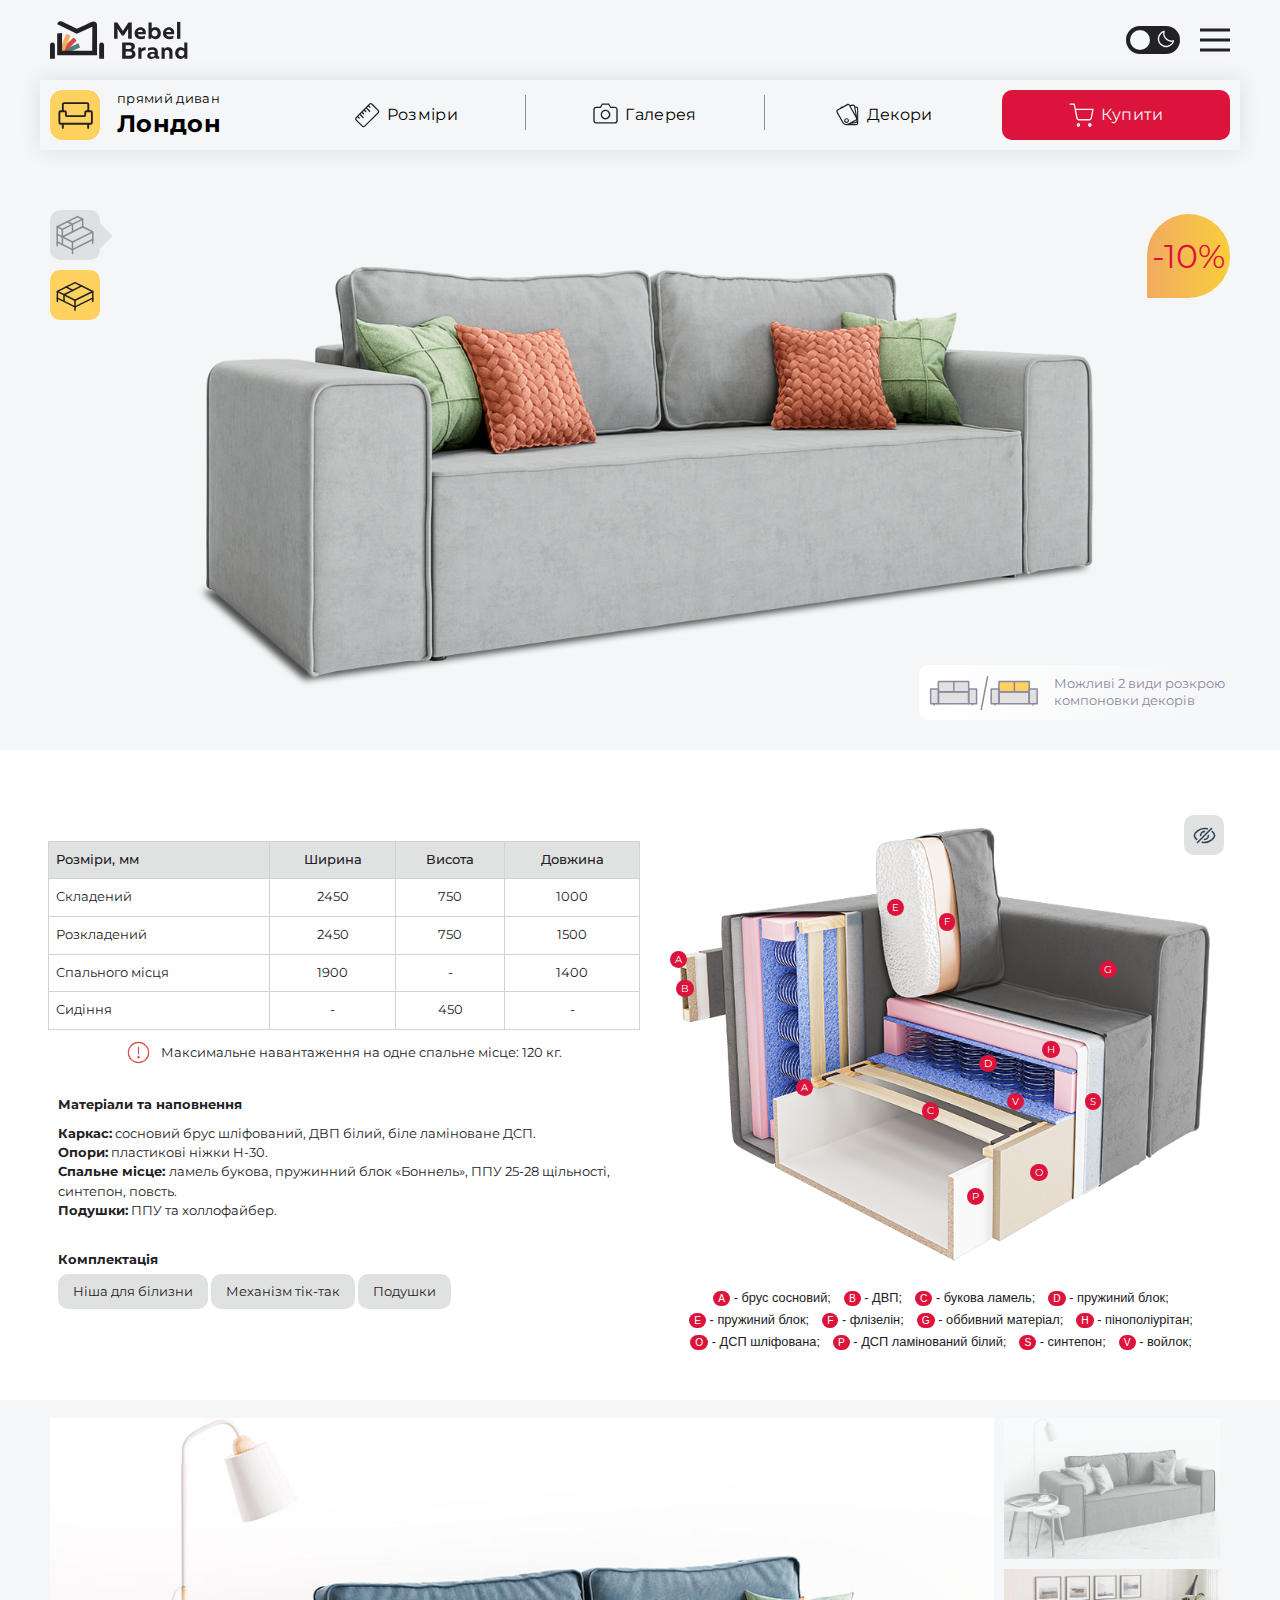
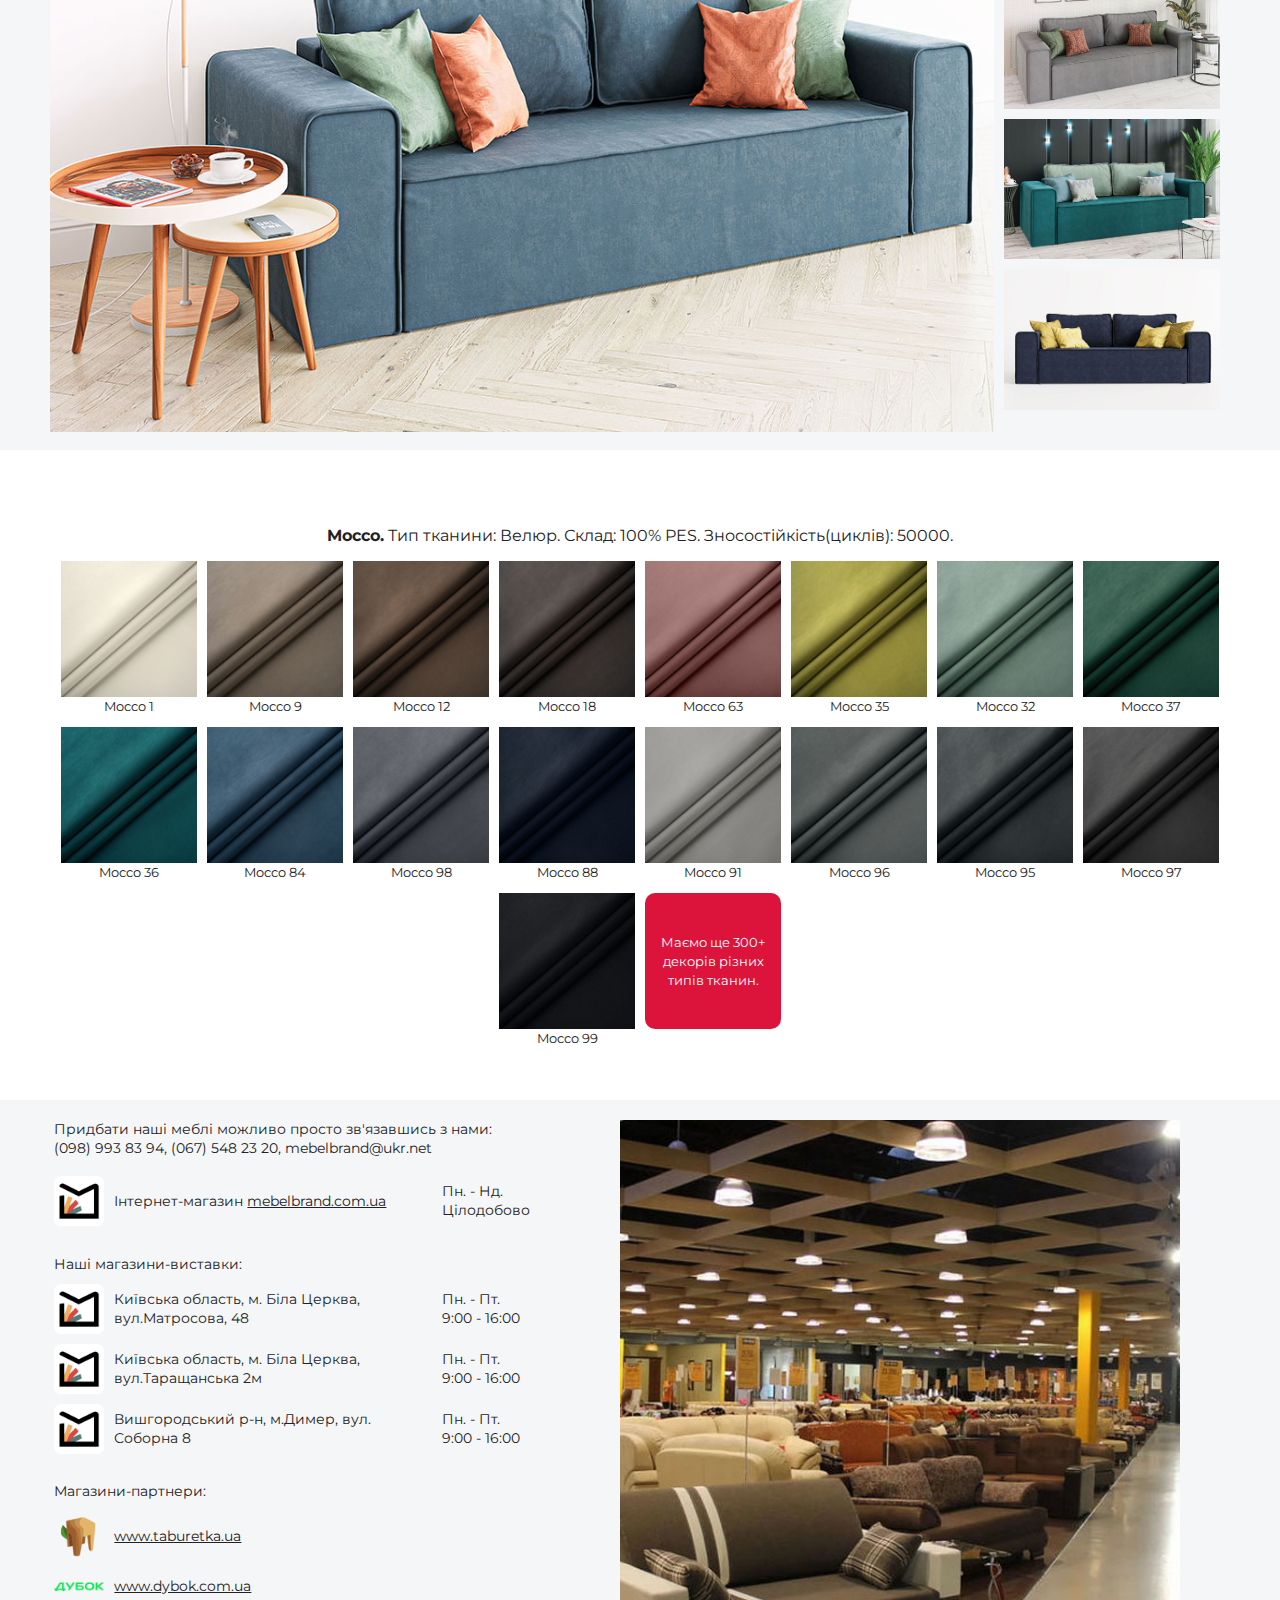
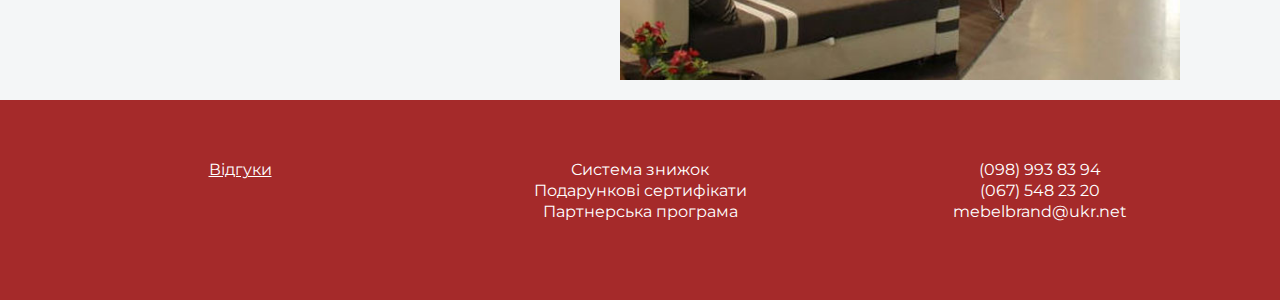
<file: index.html>
<!DOCTYPE html>
<html lang="ua">

<head>
  <title>Home</title>
  <meta charset="UTF-8" />
  <meta name="viewport" content="width=device-width, initial-scale=1.0" />
  <link rel="manifest" href="site.webmanifest" /><!-- ??? -->
  <link rel="apple-touch-icon" sizes="180x180" href="apple-touch-icon.png" />
  <link rel="icon" type="image/png" sizes="32x32" href="favicon-32x32.png" />
  <link rel="icon" type="image/png" sizes="16x16" href="favicon-16x16.png" />
  <link rel="mask-icon" href="safari-pinned-tab.svg" color="#5bbad5" />
  <link rel="stylesheet" href="css/styles.css" />
  <!-- galery -->



  <title>М'які меблі Mebelbrand.</title>
</head>

<body>
  <!-- Hero -->
  <div class="page">
    <section class="et-hero-tabs">
      <!--
        <div class="center-text">
           <h1>М'які меблі від виробника.</h1>
          <h3>М'які меблі від виробника.</h3>
        </div>
      -->
      <div class="et-hero-tabs-container">
        <!-- НавБар -->
        <div class="container-menu-top bor-bot layout">
          <div class="colum-half">
            <div class="left-two">
              <a href="index.html">
                <div class="logo"></div>
              </a>
            </div>
          </div>

          <div class="colum-half-rigth rigth-two">
            <div class="switch">
              <input type="checkbox" id="themeSwitch" />
              <label for="themeSwitch" class="slider">
                <div class="ico-swich"></div>
              </label>
            </div>

            <div class="menu-btn">
              <span></span>
              <span></span>
              <span></span>
            </div>
            <!-- підвантаження меню -->
            <div class="menu">
              <div w3-include-html="components/menu.html"></div>
            </div>
          </div>


        </div>

        <!-- Кінець НавБар -->

        <div class="container-menu layout">
          <a class="et-hero-tab start-ico" href="#tab-sectionOne">
            <div class="ico-sticky-furniture sofa-ico">
              <div class="sofa-ico-img"></div>
            </div>
            <span>
              <p>прямий диван</p>
              <strong>
                <h4>Лондон</h4>
              </strong>
            </span>
          </a>
          <a class="et-hero-tab" href="#tab-sectionThree">
            <div class="ico-sticky dimensions-ico"></div>
            <span>Розміри</span>
          </a>
          <div class="slash"></div>
          <a class="et-hero-tab" href="#tab-sectionTwo">
            <div class="ico-sticky galery-ico"></div>
            <span>Галерея</span>
          </a>
          <div class="slash"></div>
          <a class="et-hero-tab" href="#tab-sectionFour">
            <div class="ico-sticky decor-ico"></div>
            <span>Декори</span>
          </a>
          <a class="et-hero-tab no-under" href="#tab-other">
            <div class="crimson">
              <div class="ico-sticky sale-ico"></div>
              <span>Купити</span>
            </div>
          </a>
          <div class="et-hero-tab-slider"></div>
        </div>
      </div>
    </section>

    <!-- Main -->
    <main class="et-main">
      <!-- Section-1 -->
      <section class="et-slide" id="tab-sectionOne">
        <div class="block-slide layout">
          <div class="tab-container">
            <div class="tab-buttons">
              <button class="tab-button mny active" data-tab="tab1">
                <div class="ico-tabs-group">
                  <div class="divan-ss"></div>
                  <span class="hvostik"></span>
                  <div>
              </button>
              <button class="tab-button mny" data-tab="tab2">
                <div class="ico-tabs-group">
                  <div class="divan-rr"></div>
                  <span class="hvostik-two"></span>
                </div>
              </button>
            </div>
            <div class="tab-content-wrapper">
              <div id="tab1" class="tab-content mny active">

                <div class="plashka gradient">
                  <div class="plashkabox">
                    <p>-10%</p>
                  </div>
              </div>

                <!-- <h1>Диван</h1> -->
                <br>
                <div class="infasofe">
                  <div class="infasofebox">
                    <div class="pfive">
                      <div class="wtr"></div>
                    </div>
                    <div class="wsev">
                      <p>Можливі 2 види розкрою</br>
                        компоновки
                        декорів</p>
                    </div>
                  </div>
                  <!--
                  <div class="infasofebox">
                    <div class="wtr"></div>
                    <div class="wsev">
                      <p>Декоративні</br>подушки</p>
                    </div>
                  </div>
                  -->
                </div>

                <picture>
                  <source srcset="img/divan/london/london-2023.png" width="90%" type="image/jpeg"
                    media="(min-width:1200px)">
                  <source srcset="img/divan/london/london-2023.png" width="95%" type="image/jpeg"
                    media="(min-width:1024px)">
                  <source srcset="img/divan/london/london-2023-sm.png" width="100%" type="image/jpeg"
                    media="( max-width:768px)">
                  <img src="img/divan/london/london-2023.png" width="100%" alt="Диван Лондон">
                </picture>
                <div class="nazva-mob">
                  <span>
                    <p>прямий диван</p>
                    <strong>
                      <h2>Лондон</h2>
                    </strong>
                  </span>

                </div>

              </div>
              <div id="tab2" class="tab-content mny">

<!--
                <div class="plashkainfo">
                    <button class="openModalBtn" data-modal="modal2"><img src="img/ico/circle-information.svg" width="100%" alt="#"></button>
              </div>
                  -->

                <div id="slideshow-container">
                  <img src="img/divan/london/animation/0001.png" class="slide">
                  <img src="img/divan/london/animation/0006.png" class="slide">
                  <img src="img/divan/london/animation/0011.png" class="slide">
                  <img src="img/divan/london/animation/0021.png" class="slide">
                  <img src="img/divan/london/animation/0026.png" class="slide">
                  <img src="img/divan/london/animation/0031.png" class="slide">
                  <img src="img/divan/london/animation/0036.png" class="slide">
                  <img src="img/divan/london/animation/0041.png" class="slide">
                  <img src="img/divan/london/animation/0046.png" class="slide">
                  <img src="img/divan/london/animation/0051.png" class="slide">
                  <img src="img/divan/london/animation/0056.png" class="slide">
                  <img src="img/divan/london/animation/0061.png" class="slide">
                  <img src="img/divan/london/animation/0066.png" class="slide">
                  <img src="img/divan/london/animation/0071.png" class="slide">
                  <img src="img/divan/london/animation/0076.png" class="slide">
                  <img src="img/divan/london/animation/0081.png" class="slide">
                  <img src="img/divan/london/animation/0086.png" class="slide">
                  <img src="img/divan/london/animation/0131.png" class="slide">
                  <img src="img/divan/london/animation/0136.png" class="slide">
                  <img src="img/divan/london/animation/0141.png" class="slide">
                  <img src="img/divan/london/animation/0146.png" class="slide">
                  <img src="img/divan/london/animation/0151.png" class="slide">
                  <img src="img/divan/london/animation/0156.png" class="slide">
                  <img src="img/divan/london/animation/0161.png" class="slide">
                  <img src="img/divan/london/animation/0166.png" class="slide">
                  <img src="img/divan/london/animation/0171.png" class="slide">
                  <img src="img/divan/london/animation/0176.png" class="slide">
                  <img src="img/divan/london/animation/0181.png" class="slide">
                  <img src="img/divan/london/animation/0186.png" class="slide">
                  <img src="img/divan/london/animation/0191.png" class="slide">
                  <img src="img/divan/london/animation/0196.png" class="slide">
                  <img src="img/divan/london/animation/0201.png" class="slide">
                  <img src="img/divan/london/animation/0206.png" class="slide">
                  <img src="img/divan/london/animation/0211.png" class="slide">
                  <img src="img/divan/london/animation/0216.png" class="slide">
                  <img src="img/divan/london/animation/0221.png" class="slide">
                  <img src="img/divan/london/animation/0226.png" class="slide">
                  <img src="img/divan/london/animation/0231.png" class="slide">
                  <img src="img/divan/london/animation/0236.png" class="slide">
                  <img src="img/divan/london/animation/0241.png" class="slide">
                  <img src="img/divan/london/animation/0246.png" class="slide">
                </div>

                

                <div class="buflex">
                  <button id="play-button"><img src="img/ico/play.svg"></button>
                  <button id="stop-button"><img src="img/ico/stop.svg"></button>
                  <button id="prev-button"><img src="img/ico/priv.svg"></button>
                  <button id="next-button"><img src="img/ico/next.svg"></button>
                </div>

                <div class="nazva-mob">
                  <span>
                    <p>прямий диван</p>
                    <strong>
                      <h2>Лондон</h2>
                    </strong>
                  </span>

                </div>

                <p class="opismesch">Механізм розкладання тип «Тік-так».</p>

              </div>
            </div>
          </div>
      </section>

      <!-- Section-2 -->
      <section class="et-slide-w" id="tab-sectionThree">
        <div class="rozmiry">
          <div class="rozmiry-box">

            <div class="rozmiry-column">

              <table class="tabroz">
                <thead>
                  <tr>
                    <th class="lt">Розміри, мм</th>
                    <th>Ширина</th>
                    <th>Висота</th>
                    <th>Довжина</th>
                  </tr>
                </thead>
                <tbody>
                  <tr>
                    <td class="lt">Складений</td>
                    <td>2450</td>
                    <td>750</td>
                    <td>1000</td>
                  </tr>
                  <tr>
                    <td class="lt">Розкладений</td>
                    <td>2450</td>
                    <td>750</td>
                    <td>1500</td>
                  </tr>
                  <tr>
                    <td class="lt">Спального місця</td>
                    <td>1900</td>
                    <td>-</td>
                    <td>1400</td>
                  </tr>
                  <tr>
                    <td class="lt">Сидіння</td>
                    <td>-</td>
                    <td>450</td>
                    <td>-</td>
                  </tr>
                <tbody>
              </table>

              <div class="opis-column">

                <div class="warning-blok ptopten">
                  <div><img src="img/ico/warning-alt.svg" alt="arrow left" width="25px" /></div>
                  <div class="pten">Максимальне навантаження на одне спальне місце: 120 кг.</div>
                </div>

                <div class="line-ten"></div>
                <div class="opis-box">
                  <p class="left-p buzoc-plashka"><strong>Матеріали та наповнення</strong></p>
                  <p class="pten ptopten">
                    <strong>Каркас:</strong> сосновий брус шліфований, ДВП білий, біле ламіноване ДСП.</br>
                    <strong>Опори:</strong> пластикові ніжки H-30.</br>
                    <strong>Спальне місце: </strong> ламель букова, пружинний блок «Боннель», ППУ 25-28
                    щільності, синтепон, повсть.</br>
                    <strong>Подушки:</strong> ППУ та холлофайбер.</br>
                  </p>
                  <button class="openModalBtn btn-orange" data-modal="modal0">Докладніше</button>
                </div>

                <div class="line-ten"></div>
                <div class="opis-box">
                  <p class="left-p buzoc-plashka pten"><strong>Комплектація</strong></p>
                  <p class="pten">
                    <button class="openModalBtn btn-grey" data-modal="modal1">Ніша для білизни</button>
                    <button class="openModalBtn btn-grey" data-modal="modal2">Механізм тік-так</button>
                    <button class="openModalBtn btn-grey" data-modal="modal3">Подушки</button>
                  </p>
                </div>


                <!-- modal-0 -->
                <div class="modal" id="modal0">
                  <div class="modal-content">
                    <button class="closeModalBtn"></button>

                    <div class="img-box-rozmiry-m">

                      <div class="prokogo">
                        <div class="vmastprokogo">
                          <span>
                            <p>прямий диван</p>
                            <strong>
                              <p>Лондон</p>
                            </strong>
                          </span>
                        </div>
                      </div>


                      <button class="toggle-elements-button">
                        <div class="img-eye-m">
                          <img class="eye-icon open-eye-icon" src="img/ico/eye-closed.svg" width="25px"
                            alt="Open Eye Icon">
                          <img class="eye-icon closed-eye-icon hidden" src="img/ico/eye.svg" width="25px"
                            alt="Closed Eye Icon">
                        </div>
                      </button>

                      <div class="img-box-rozmiry-m">
                        <div class="marker element-to-hide" style="top: 30%; left: 0%;">A</div>
                        <div class="marker element-to-hide" style="top: 57%; left: 22%;">A</div>
                        <div class="marker element-to-hide" style="top: 36%; left: 1%;">B</div>
                        <div class="marker element-to-hide" style="top: 62%; left: 44%;">C</div>
                        <div class="marker element-to-hide" style="top: 52%; left: 54%;">D</div>
                        <div class="marker element-to-hide" style="top: 19%; left: 38%;">E</div>
                        <div class="marker element-to-hide" style="top: 22%; left: 47%;">F</div>
                        <div class="marker element-to-hide" style="top: 32%; left: 75%;">G</div>
                        <div class="marker element-to-hide" style="top: 49%; left: 65%;">H</div>
                        <div class="marker element-to-hide" style="top: 75%; left: 63%;">O</div>
                        <div class="marker element-to-hide" style="top: 80%; left: 52%;">P</div>
                        <div class="marker element-to-hide" style="top: 60%; left: 72.5%;">S</div>
                        <div class="marker element-to-hide" style="top: 60%; left: 59%;">V</div>

                        <div class="picha">
                          <img src="img/divan/london/london-napovnenya-2023.png" width="100%" alt="Лондон наповнення">
                        </div>
                      </div>
                    </div>
                    <div class="mt-twen"></div>
                    <div class="colo-red">
                      <button><span>A</span> - брус сосновий;</button>
                      <button><span>B</span> - ДВП;</button>
                      <button><span>С</span> - букова ламель;</button>
                      <button><span>D</span> - пружиний блок;</button>
                      <button><span>E</span> - пружиний блок;</button>
                      <button><span>F</span> - флізелін;</button>
                      <button><span>G</span> - оббивний матеріал;</button>
                      <button><span>H</span> - пінополіурітан;</button>
                      <button><span>O</span> - ДСП шліфована;</button>
                      <button><span>P</span> - ДСП ламінований білий;</button>
                      <button><span>S</span> - синтепон;</button>
                      <button><span>V</span> - войлок;</button>
                    </div>

                  </div>
                </div>

                <!-- modal-1 -->
                <div class="modal" id="modal1">
                  <div class="centermod">

                    <div class="modal-content">
                      <div>
                        <button class="closeModalBtn"></button>
                      </div>


                      <div class="rozmod">

                        <div class="prokogo">
                          <div class="vmastprokogo">
                            <span>
                              <p>прямий диван</p>
                              <strong>
                                <p>Лондон</p>
                              </strong>
                            </span>
                          </div>
                        </div>

                        <div class="rozcol">
                          <img src="img/divan/london/nisha-2.png" alt="Лондон ніша">

                        </div>

                        <div class="rozcol">
                          <img src="img/divan/london/nisha-1.png" alt="Лондон ніша">
                        </div>

                        <div class="line-ten"></div>

                        <div class="opis-box pbtwen">
                          <p class="centerp buzoc-plashka"><strong>Зручна ніша для зберігання постільної
                              білизни.</strong></p>
                        </div>
                        <div class="line-ten"></div>

                      </div>

                    </div>
                  </div>
                </div>

                <div class="modal" id="modal2">
                  <div class="centermod">
                    <div class="modal-content">
                      <button class="closeModalBtn"></button>
                      <h2>Modal 2</h2>
                      <p>This is the content of Modal 2.</p>

                    </div>
                  </div>
                </div>

                <div class="modal" id="modal3">
                  <div class="centermod">
                    <div class="modal-content">
                      <button class="closeModalBtn"></button>
                      <h2>Modal 3</h2>
                      <p>This is the content of Modal 3.</p>

                    </div>
                  </div>
                </div>

              </div>

            </div>

            <div class="rozmiry-column">
              <div class="opis-column col-non">



                <button class="toggle-elements-button">
                  <div class="img-eye">
                    <img class="eye-icon open-eye-icon" src="img/ico/eye-closed.svg" width="25px" alt="Open Eye Icon">
                    <img class="eye-icon closed-eye-icon hidden" src="img/ico/eye.svg" width="25px"
                      alt="Closed Eye Icon">
                  </div>
                </button>


                <div class="img-box-rozmiry">
                  <div class="marker element-to-hide" style="top: 30%; left: 0%;">A</div>
                  <div class="marker element-to-hide" style="top: 57%; left: 22%;">A</div>
                  <div class="marker element-to-hide" style="top: 36%; left: 1%;">B</div>
                  <div class="marker element-to-hide" style="top: 62%; left: 44%;">C</div>
                  <div class="marker element-to-hide" style="top: 52%; left: 54%;">D</div>
                  <div class="marker element-to-hide" style="top: 19%; left: 38%;">E</div>
                  <div class="marker element-to-hide" style="top: 22%; left: 47%;">F</div>
                  <div class="marker element-to-hide" style="top: 32%; left: 75%;">G</div>
                  <div class="marker element-to-hide" style="top: 49%; left: 65%;">H</div>
                  <div class="marker element-to-hide" style="top: 75%; left: 63%;">O</div>
                  <div class="marker element-to-hide" style="top: 80%; left: 52%;">P</div>
                  <div class="marker element-to-hide" style="top: 60%; left: 72.5%;">S</div>
                  <div class="marker element-to-hide" style="top: 60%; left: 59%;">V</div>
                  <img src="img/divan/london/london-napovnenya-2023.png" width="100%" alt="Лондон наповнення">
                </div>
                <div class="colo-red">
                  <button><span>A</span> - брус сосновий;</button>
                  <button><span>B</span> - ДВП;</button>
                  <button><span>С</span> - букова ламель;</button>
                  <button><span>D</span> - пружиний блок;</button>
                  <button><span>E</span> - пружиний блок;</button>
                  <button><span>F</span> - флізелін;</button>
                  <button><span>G</span> - оббивний матеріал;</button>
                  <button><span>H</span> - пінополіурітан;</button>
                  <button><span>O</span> - ДСП шліфована;</button>
                  <button><span>P</span> - ДСП ламінований білий;</button>
                  <button><span>S</span> - синтепон;</button>
                  <button><span>V</span> - войлок;</button>
                </div>

              </div>
            </div>
          </div>
        </div>
  </div>

  </section>
  <!-- Section-3 -->
  <section class="et-slide-g" id="tab-sectionTwo">
    <!-- <h1>Галерея</h1> -->

    <div class="nazva-mob">
      <span>
        <p>прямий диван</p>
        <strong>
          <h2>Лондон</h2>
        </strong>
      </span>
    </div>
<!-- звичайний пробіл в 25 пікселів -->
    <div class="probil-25 hidenn"></div>

    <div class="image-gallery-container">

      <div class="image-gallery-preview">
        <img id="active-image" src="img/divan/london/gallery/london-01.jpg" alt="Active Image">
      </div>

      <div class="image-gallery-thumbnails">
        <img class="thumbnail active" src="img/divan/london/gallery/london-01.jpg" alt="Thumbnail 1">
        <img class="thumbnail" src="img/divan/london/gallery/london-02.jpg" alt="Thumbnail 2">
        <img class="thumbnail" src="img/divan/london/gallery/london-03.jpg" alt="Thumbnail 3">
        <img class="thumbnail" src="img/divan/london/gallery/london-04.jpg" alt="Thumbnail 4">
        <!-- Додайте інші мініатюри зображень тут -->
      </div>
      
    </div>

    <p class="opisgallery">
      <br>
      Колір та фактура товару, які ви бачите на екрані, можуть відрізнятися від реального вигляду. Якщо у вас є можливість, радимо ознайомитися з зразками тканини та фурнітури особисто.
    </p>


    <!-- звичайний пробіл в 100 пікселів -->
    <div class="probil-100 hidenn"></div>

  </section>
  <!-- Section-4 -->
  <section class="et-slide-w" id="tab-sectionFour">
    <div class="decor">

      <div w3-include-html="components/decor-mocco.html"></div>
    </div>
  </section>
  <!-- Section-5 -->
  <section class="et-slide" id="tab-other">
    <!-- <h1>Купити</h1> -->
    <div class="box-sale">
      <div>
        <p class="mttenten">
          Придбати наші меблі можливо просто зв'язавшись з нами:<br>
          (098) 993 83 94, (067) 548 23 20, mebelbrand@ukr.net
        </p>
        <br>
        <div class="magline">
          <div class="imglogomag"><img src="img/256x256.png" alt=""></div>
          <div class="adresa">Інтернет-магазин <a href="http://mebelbrand.com.ua">mebelbrand.com.ua</a></div>
          <div class="regim">Пн. - Нд. <br>Цілодобово</div>
        </div>
        <br>
        <p class="mtten mbten">
          Наші магазини-виставки:
        </p>

        <div class="magline">
          <div class="imglogomag"><img src="img/256x256.png" alt=""></div>
          <div class="adresa">Київська область, м. Біла Церква, вул.Матросова, 48</div>
          <div class="regim">Пн. - Пт. <br>9:00 - 16:00</div>
        </div>

        <div class="magline mtten">
          <div class="imglogomag"><img src="img/256x256.png" alt=""></div>
          <div class="adresa">Київська область, м. Біла Церква, вул.Таращанська 2м</div>
          <div class="regim">Пн. - Пт. <br>9:00 - 16:00</div>
        </div>

        <div class="magline mtten">
          <div class="imglogomag"><img src="img/256x256.png" alt=""></div>
          <div class="adresa">Вишгородський р-н, м.Димер, вул. Соборна 8</div>
          <div class="regim">Пн. - Пт. <br>9:00 - 16:00</div>
        </div>

        <br>
        <p class="mtten mbten">
          Магазини-партнери:
        </p>

        <div class="magline">
          <div class="imglogomag"><img src="img/tab-logo.png" alt=""></div>
          <div class="adresa"><a href="https://www.taburetka.ua">www.taburetka.ua</a></div>
        </div>

        <div class="magline">
          <div class="imglogomag"><img src="img/dub-logo.png" alt=""></div>
          <div class="adresa"><a href="https://www.dybok.com.ua">www.dybok.com.ua</a></div>
        </div>

      </div>

      <div class="magimg pteno">
        <img src="img/mag.jpg" alt="">
      </div>

    </div>

  </section>
  </main>

  <footer>
    <div class="container-footer">
      <div w3-include-html="components/footer.html"></div>
    </div>
    <!-- зв'язок -->
    <div class="container-contact">
      <div w3-include-html="components/communication.html"></div>
    </div>
  </footer>
  </div>
  <script type="module" src="js/gallery.js"></script>
  <script type="module" src="js/include.js"></script>
  <script type="module" src="js/menu.js"></script>
  <script type="module" src="js/sticky.js"></script>
  <script type="module" src="js/theme.js"></script>
  <script type="module" src="js/tabs.js"></script>
  <script type="module" src="js/modal.js"></script>
  <script type="module" src="js/hiden.js"></script>
  <script type="module" src="js/animation.js"></script>
  <!-- Sticky-meny -->
</body>

</html>
</file>
<file: css/styles.css>
@import url('https://fonts.googleapis.com/css?family=Montserrat:100,100italic,200,200italic,300,300italic,regular,italic,500,500italic,600,600italic,700,700italic,800,800italic,900,900italic');
@import url('reset.css');

body {
  background-color: #f4f6f7;
  color: #222125;
}

.dark-theme {
  background-color: #222125;
  color: #fff;
}

.dark-theme body {
  background-color: #222125;
  color: #f4f6f7;
  font-size: 50px;
}

.page {
  margin: 0 auto;
}

a {
  text-decoration: none;
  color: #222125;
}

.dark-theme a {
  color: #f4f6f7;
}

a:hover {
  text-decoration: underline;
}

.vidstup-ten {
min-height: 20px;
}

.mt-twen {
  margin-top: 40px;
}

.pbtwen {
  padding-bottom: 40px;
}

.mtten {
  margin-top: 10px;
}


.mttenten {
  margin-top: 20px;
}

@media (max-width: 600px) {
  .mttenten {
    margin-top: 0px;
  }
}

.probil-25 {
 min-height: 25px;
}

.probil-100 {
  min-height: 100px;
 }

.mbten {
  margin-bottom: 10px;
}

.pten {
 padding-left: 10px;
}

.centerp {
 text-align: center;
}

.pdrigtwo {
 padding-right: 20px;
}

.ptopten {
  padding-top: 10px;
 }

.bottom-ten {
 margin-bottom: 5px;
}

.line-ten {
  height: 20px;
}

@media (max-width: 378px)  {
  .line-ten {
    height: 0px;
  }
  }

@media (max-width: 1180px)  {
.layout {
  padding-left: 24px;
  padding-right: 24px;
}
}

@media (max-width: 370px)  {
  .layout {
    padding-left: 7px;
    padding-right: 7px;
  }
  }

/* styki */

.et-hero-tabs {
  display: flex;
  flex-direction: column;
  justify-content: center;
  align-items: center;
  height: 150px;
  position: relative;
  text-align: center;
  /* padding: 0 1em; */
  /* background: #11998e; */
  /* fallback for old browsers */
  /* Chrome 10-25, Safari 5.1-6 */
  /* background: #000;*/
  /* W3C, IE 10+/ Edge, Firefox 16+, Chrome 26+, Opera 12+, Safari 7+ */
}

.center-text {
  padding-top: 20px;
}

.et-slide {
  display: flex;
  flex-direction: column;
  justify-content: center;
  align-items: center;
  height: 600px;
  position: relative;
  text-align: center;
  background: #f4f6f7;
  padding: 0 0.5em; 
  /* fallback for old browsers */
  /* Chrome 10-25, Safari 5.1-6 
  background: linear-gradient(to top, #38ef7d, #11998e); */
  /* W3C, IE 10+/ Edge, Firefox 16+, Chrome 26+, Opera 12+, Safari 7+ */
}

.et-slides {
  display: flex;
  flex-direction: column;
  justify-content: center;
  align-items: center;
  position: relative;
  text-align: center;
  background: #f4f6f7;
  padding: 0 0.5em; 
  /* fallback for old browsers */
  /* Chrome 10-25, Safari 5.1-6 
  background: linear-gradient(to top, #38ef7d, #11998e); */
  /* W3C, IE 10+/ Edge, Firefox 16+, Chrome 26+, Opera 12+, Safari 7+ */
}

.et-slide-w {
  display: flex;
  flex-direction: column;
  justify-content: center;
  align-items: center;
  height: 650px;
  position: relative;
  text-align: center;
  padding: 0 1em;
  background: #fff;
  /* fallback for old browsers */
  /* Chrome 10-25, Safari 5.1-6 
  background: linear-gradient(to top, #38ef7d, #11998e); */
  /* W3C, IE 10+/ Edge, Firefox 16+, Chrome 26+, Opera 12+, Safari 7+ */
}

.et-slide-g {
  display: flex;
  flex-direction: column;
  justify-content: center;
  align-items: center;
  height: 650px;
  position: relative;
  text-align: center;
  padding: 0 1em;
  background: #f4f6f7;
  /* fallback for old browsers */
  /* Chrome 10-25, Safari 5.1-6 
  background: linear-gradient(to top, #38ef7d, #11998e); */
  /* W3C, IE 10+/ Edge, Firefox 16+, Chrome 26+, Opera 12+, Safari 7+ */
}

@media screen and (max-width: 600px) {
  .et-slide-w {
    padding: 0;
    justify-content: start;
  }
}

.dark-theme .et-slide-w {
  background: #29282c;
}

.dark-theme .et-slide, .dark-theme .et-slide-g, .dark-theme .et-slides {
  background: #222125;
}

.et-hero-tabs h3,
.et-slide h3 {
  margin-top: 10px;
  padding: 10px;
  font-size: 1rem;
  letter-spacing: 0.2rem;
  /* opacity: 0.6; */
  color: #fff;
}

.et-hero-tabs-container {
  width: 100%;
  /* height: 70px; 
  box-shadow: 0 0 20px rgba(0, 0, 0, 0.1); */
  background: #f4f6f7;
  z-index: 5;
}

.dark-theme .et-hero-tabs-container {
  /* background: #29282c; */
  background: #222125;
}

.et-hero-tabs-container--top {
  position: fixed;
  top: 0;
}

.container-menu {
  height: 70px;
  display: flex;
  flex-direction: row;
  margin: 0 auto;
  width: 100%;
  max-width: 1200px;
  box-shadow: 0 0 20px rgba(0, 0, 0, 0.1);
}

.dark-theme .container-menu {
  background-color: #29282c;
  box-shadow: 0 0 20px rgba(0, 0, 0, 0.5);
}
/*
@media screen and (max-width: 600px) {
  .container-menu {
    width: 95%;
  }
}
*/
@media screen and (max-width: 600px) {
  .container-menu span {
    display: none;
  }
}

.container-menu-top {
  height: 80px;
  display: flex;
  flex-direction: row;
  margin: 0 auto;
  width: 100%;
  max-width: 1200px;
}

.et-hero-tab, .gol {
  display: flex;
  justify-content: center;
  align-items: center;
  flex: 1;
  color: #000;
  letter-spacing: 0.02rem;
  transition: all 0.5s ease;
  font-size: 0.8rem;
  z-index: 5;
}

.gol { 
  cursor: pointer;
}

.start-ico {
  padding-left: 10px;
  justify-content: start;
}

@media (max-width: 600px) {
  .start-ico {
    padding-left: 0px;
    justify-content: center;
  }
}

.dark-theme .et-hero-tab, .dark-theme .gol{
  color: #fff;
}

/*
.et-hero-tab.active, .gol.active{
  text-decoration: none;
}

 ! проблема на мобільних пристроях клік  фіксує ховер ефект.
.et-hero-tab:hover {
  color: white;
  background: rgb(255, 209, 94);
  transition: all 0.5s ease;
}
*/

.et-hero-tab-slider {
  position: absolute;
  bottom: 0;
  width: 0;
  height: 1px; /* ! 70 жовта  плашка що помічає активний таб*/
  background: rgb(255, 209, 94);
 
}

.crimson {
  display: flex;
  justify-content: center;
  align-items: center;
  background: crimson;
  color: #f4f6f7;
  width: 100%;
  height: 50px;
  margin-right: 10px;
  border-radius: 10px;
}

.no-under {
  color: #fff;
}

.dark-theme .no-under {
  color: #fff;
}

@media (min-width: 800px) {
  .et-hero-tabs h1,
  .et-slide h1,
  .et-slide-w, 
  .gol {
    font-size: 1rem;
  }
  .et-hero-tabs h3,
  .et-slide h3,
  .gol {
    font-size: 1rem;
  }

  .et-hero-tab, .gol {
    font-size: 1rem;
  }
}

.container-menu span {
  padding-left: 7px;
}

/* іконки стік меню */
.ico-sticky {
  width: 25px;
  height: 25px;
}

.ico-sticky-furniture {
  width: 50px;
  height: 50px;
  text-align: left;
  margin-right: 10px;
  border-radius: 25%;
}

@media screen and (max-width: 600px) {
  .ico-sticky-furniture {
    margin-left: 10px;
  }
}

.start-ico {
  text-align: left;
}

.start-ico p {
  font-size: 0.8rem;
}

.start-ico h4 {
  font-size: 1.5rem;
}

.sofa-ico {
  background: url('../img/ico/divan.svg') 8px 10px / 70% no-repeat;
  background-color: rgb(255, 209, 94);
}

.galery-ico {
  background: url('../img/ico/camera.svg') 0 -2px / 100% no-repeat;
}

.dark-theme .galery-ico {
  background: url('../img/ico/camera_dark.svg') 0 -2px / 100% no-repeat;
}

.dimensions-ico {
  background: url('../img/ico/liniyka.svg') 0 0 / 100% no-repeat;
}

.dark-theme .dimensions-ico {
  background: url('../img/ico/liniyka_dark.svg') 0 0 / 100% no-repeat;
}

.decor-ico {
  background: url('../img/ico/decor.svg') 0 -1px / 100% no-repeat;
}

.dark-theme .decor-ico {
  background: url('../img/ico/decor_dark.svg') 0 -1px / 100% no-repeat;
}

.sale-ico {
  background: url('../img/ico/shopping-cart.svg') 0 0 / 100% no-repeat;
}

.slash {
  width: 1px;
  background-color: #9088a0;
  margin-top: 15px;
  height: 50%;
}

.block-slide {
  border: 0px solid black;
  width: 100%;
  height: 100%;
  max-width: 1200px;
  padding: 10px;
}

/* menu */

/* Гамбургер іконка */
.menu-btn {
  width: 30px;
  height: 30px;
  margin-left: 20px;
  position: relative;
  overflow: hidden;
  z-index: 9999;
  cursor: pointer;
}

.menu-btn span {
  width: 30px;
  height: 3px;
  position: absolute;
  top: 50%;
  left: 50%;
  transform: translate(-50%, -50%);
  transition: all 0.5s;
  z-index: 9999;
}

.menu-btn span {
  background-color: #222125;
}

.dark-theme .menu-btn span {
  background-color: #f4f6f7;
}

.menu-btn span:nth-of-type(2) {
  top: calc(50% - 10px);
}
.menu-btn span:nth-of-type(3) {
  top: calc(50% + 10px);
}

/* Змінюємо гамбургер іконку, коли меню відчинено */
.menu-btn.active span:nth-of-type(1) {
  display: none;
}
.menu-btn.active span:nth-of-type(2) {
  top: 50%;
  transform: translate(-50%, 0%) rotate(45deg);
}
.menu-btn.active span:nth-of-type(3) {
  top: 50%;
  transform: translate(-50%, 0%) rotate(-45deg);
}

/* Меню, яке буде зʼявлятися */
.menu {
  position: fixed;
  top: 0;
  left: 0;
  width: 100%;
  height: 100%;
  padding: 30px;
  background: #f4f6f7;
  transform: translateX(-100%);
  transition: transform 0.5s;
  z-index: 9998;
}

.dark-theme .menu {
  background: #222125;
}

.menu.active {
  transform: translateX(0);
  text-align: center;
}

.menu li {
  list-style-type: none;
  padding: 10px;
  font-size: 1.5em;
}

.menu li a,
.menu p {
  color: #222125;
}

.menu p {
  padding-top: 20px;
  line-height: 1.3;
}

.dark-theme .menu li a,
.dark-theme .menu p {
  color: #f4f6f7;
}

.menu ul {
  padding-top: 20px;
}

.menu .logo {
  margin: 0 auto;
}

.menu {
  background: #f4f6f7;
}

.dark-theme .menu {
  background: #222125;
}

.soc {
  display: flex;
  justify-content: center;
  align-items: center;
 
  width: 100%;
}

.face, .youtube {
width: 30px;
height: 30px;
margin: 20px 10px;
cursor: pointer;
}

.insta {
  width: 25px;
  height: 25px;
  margin: 20px 10px;
  cursor: pointer;
  }

.insta {
	background: url('../img/ico/insta.svg') 0 0 / 100% no-repeat;
}

.dark-theme .insta {
	background: url('../img/ico/insta_ligth.svg') 0 0 / 100% no-repeat;
}

.face {
	background: url('../img/ico/facebook.svg') 0 0 / 100% no-repeat;
}

.dark-theme .face {
	background: url('../img/ico/facebook_ligth.svg') 0 0 / 100% no-repeat;
}

.youtube {
	background: url('../img/ico/youtube.svg') 0 0 / 100% no-repeat;
}

.dark-theme .youtube {
	background: url('../img/ico/youtube_ligth.svg') 0 0 / 100% no-repeat;
}


/*  
.page__ico {
	width: 30px;
	height: 30px;
	flex: 0 0 30px;
}
.page__btn {
	width: 30px;
	height: 30px;
	flex: 0 0 30px;
	cursor: pointer;
}

.page__action{
	position: relative;
}

.page__insta {
	background: url('../img/ico/insta.svg') 0 0 / 100% no-repeat;
}

.dark-theme .page__insta {
	background: url('../img/ico/insta.svg') 0 0 / 100% no-repeat;
}

.page__facebook {
	background: url('../img/ico/facebook_ligth.svg') 0 0 / 100% no-repeat;
}

.dark-theme .page__facebook {
	background: url('../img/ico/facebook_dark.svg') 0 0 / 100% no-repeat;
}

.page__youtube {
	background: url('../img/ico/youtube_ligth.svg') 0 0 / 100% no-repeat;
}

.dark-theme .page__youtube {
	background: url('../img/ico/youtube_dark.svg') 0 0 / 100% no-repeat;
}

*/

/* nawbar */

.colum-half {
  display: flex;
  align-items: center;
  flex: 1;
  }
  
  .colum-half-rigth {
    display: flex;
    align-items: center;
    justify-content: flex-end;
    flex: 1;
  }
  
  /* 
  .bor-bot {
    border-bottom: 1px solid #9088a0;
  }
  */
  
  .rigth-two {
   right: 0;
  }
  
  .logo {
    width: 150px;
    height: 49px;
    background: url('../img/logo/logo_ligth.svg') 0 0 / 100% no-repeat;
  }
  
  .dark-theme .logo {
    background: url('../img/logo/logo_dark.svg') 0 0 / 100% no-repeat;
  }
  
   
  .left-two {
    padding-left: 10px;
  }
  
  .rigth-two {
    padding-right: 10px;
  }

  /* swich */

  .switch {
    position: relative;
    display: inline-block;
    width: 54px;
    height: 28px;
  }
  
  .switch input {
    opacity: 0;
    width: 0;
    height: 0;
  }
  
  .slider {
    position: absolute;
    cursor: pointer;
    top: 0;
    left: 0;
    right: 0;
    bottom: 0;
    border-radius: 20px;
    background-color: #222125;
    -webkit-transition: 0.4s;
    transition: 0.4s;
    /* background: url('../img/ico/moon2.svg') 100% no-repeat; */
  }
  
  /*
  .dark-theme .slider {
    background: url('../img/ico/sun2.svg') 100% no-repeat;
  }
  */
  
  .ico-swich {
    margin: 2px 3px 0 0;
    height: 22px;
    background: url('../img/ico/moon.svg') 100% no-repeat;
  }
  
  .dark-theme .ico-swich {
    margin: 3px 29px 0 0;
    height: 22px;
    background: url('../img/ico/sun.svg') 100% no-repeat;
  }
  
  .slider:before {
    position: absolute;
    content: '';
    height: 20px;
    width: 20px;
    left: 4px;
    bottom: 4px;
    border-radius: 20px;
    background-color: #f4f6f7;
    -webkit-transition: 0.4s;
    transition: 0.4s;
  }
  
  .dark-theme .slider:before {
    background-color: #222125;
  }
  
  input:checked + .slider {
    background-color: #f4f6f7;
  }
  
  input:focus + .slider {
    box-shadow: 0 0 1px #f4f6f7;
  }
  
  input:checked + .slider:before {
    -webkit-transform: translateX(26px);
    -ms-transform: translateX(26px);
    transform: translateX(26px);
  }
  
  .slider.round {
    border-radius: 34px;
  }
  
  .slider.round:before {
    border-radius: 50%;
  }

  
  /* tabs */

  .tab-container {
    display: flex;
    position: relative;
    height: 100%;
  }
  
  .tab-buttons {
    display: flex;
    flex-direction: column;
  }
  
  .tab-button {
    width: 50px;
    height: 50px;
    background-color: rgb(255, 209, 94);
    border: none;
    outline: none;
    cursor: pointer;
    margin-top: 10px;
    border-radius: 10px;
    z-index: 1;
  }
  
  .tab-button.mny.active {
    background-color: #ccc;
    border-radius: 10px;
    opacity: 0.5;
    cursor: default;
  }
  
  .tab-button.mny span {
    visibility: hidden;
  }
  
  .tab-button.mny.active span {
    visibility: visible;
  }
  
  .tab-content-wrapper {
    /* margin-left: 20px; */
    display: flex;
    justify-content: center;
    align-items: center;
    width: 100%;
    position: relative;
    z-index: 1;
  }
  
  .tab-content {
    display: none;
  }
  
  .tab-content.mny.active {
    display: block;
  }
  
  .tab-buttons {
    position: absolute;
    top: 40px;
    left: 0;
    z-index: 2;
  }
  
  @media (max-width: 900px) {
    .tab-buttons {
      top: 10px;
    }
  }
  
  .divan-ss {
    margin: 0 5px;
    width: 40px;
    height: 40px;
    background: url('../img/ico/divan-ss.svg') 0 0 / 100% no-repeat;
    z-index: 3;
  }
  
  .divan-rr {
    margin: 0 5px;
    width: 40px;
    height: 40px;
    background: url('../img/ico/divan-rr.svg') 0 0 / 100% no-repeat;
    z-index: 3;
  }
  
  .button {
    position: relative;
    width: 50px;
    height: 50px;
    border-radius: 10px;
    background-color: #ff0000;
  }
  
  .hvostik {
    content: '';
    visibility: visible;
    position: absolute;
    top: 30%;
    right: -9px;
    width: 18px;
    height: 18px;
    background-color: #ccc;
    transform: translateY(-50%) rotate(45deg);
    border-bottom-left-radius: 100%;
  }
  
  .hvostik-two {
    content: '';
    visibility: visible;
    position: absolute;
    top: 80%;
    right: -9px;
    width: 18px;
    height: 18px;
    background-color: #ccc;
    transform: translateY(-50%) rotate(45deg);
    border-bottom-left-radius: 100%;
  }
  
  .infasofe {
    z-index: 1;
    position: absolute;
    right: 0;
    bottom: 20px;
    text-align: center;
    display: flex;
    justify-content: center;
    align-items: center;
  }
  
  
  @media (max-width: 600px) {
    .infasofe {
      bottom: 50px;
      left: 0;
      right: 0;
    }
  }
  
  .infasofebox {
    border-left: 0px solid #9088a0;
    margin-left: 10px;
    background: linear-gradient(to right, #ffffff, #f4f6f7);
    display: flex;
    justify-content: center;
    align-items: center;
    border-radius: 10px 0 0 10px;
  }
  
  .dark-theme .infasofebox {
    background: linear-gradient(to right, #29282c, #222125);
  }
  
  .pfive {
    width:  130px;
    height: 55px;
    padding: 10px;
  }
  
  .wtr {
    width:100%;
    height: 100%;
    background: url('../img/ico/divan-combi-darck.svg') 0 0 / 100% no-repeat;
  }
  
  .wsev {
    padding: 5px;
    line-height: 1.3;
    text-align: left;
    font-size: 0.8em;
    color: #9088a0;
  }
  
  .nazva-mob {
    margin-top: 40px;
  }
  
  .nazva-mob h2 {
    font-size: 2em;
  }
  
  @media (min-width: 600px) {
    .nazva-mob {
      display: none;
    }
  }
  
  /* plashka 
  .plashkainfo {
    display: inline-block;
    position: absolute;
    margin-top: 8%;
    right: 20%;
    max-width: 30px;
    max-height: 30px;
    z-index: 3;
  }
  
  @media (max-width: 600px) {
      .plashkainfo {
        margin-top: 15%;
        right: 5%;
    }
  }
  
  .plashkainfo button {
    cursor: pointer;
  }
  
  */
  .opismesch {
    color: #9088a0;
    margin-top: 5px;
    font-size: 0.8em;
  }
  
  .plashka {
    display: inline-block;
    position: absolute;
    border-radius: 80px 80px 80px 0px;
    margin-top: 3%;
    right: 0;
    /*
    width: 120px;
    height: 120px;
    background-color: #f2ab60;
    animation:animatebottom 0.6s;
    */
    width: calc(3vw + 3vh + 2vmin);
    height: calc(3vw + 3vh + 2vmin);
    max-width: 150px;
    max-height: 150px;
    background: linear-gradient(90deg, #f2ab60, #fff017);
    background-size: 200% 200%;
    animation: animatebottom 0.6s, GradientAnimation 3s ease-in-out infinite;
  }
    @keyframes GradientAnimation {
      0% {background-position:left}
      50% {background-position:right}
      100% {background-position:left}
    }
  
  /*
      bottom: calc(10px * 11);
  font-size: calc(0.5vw + 0.5vh + 2vmin);
  */
  
  @media (max-width: 600px) {
    .plashka {
      margin-top: -8%;
      }}	
      
  .plashkabox p { 
    margin-top: 25%;
    color: crimson;
    font-size: calc(0.7vw + 0.7vh + 2vmin);
    text-align: center;
  }

  /* decor */

  .decor {
    width: 100%;
    max-width: 1200px;
    position: relative;
}


@media screen and (max-width: 900px) {
    .decor p, .decor a {
        font-size: 0.8rem;
        line-height: 1.5;
    }
  }

/*  плашки декори */

.decory {
    margin: 0 auto;
    display: flex;
    flex-wrap: wrap;
    justify-content: center;
  }
  
  .item {
    width: 136px;
    height: 136px;
    margin: 15px 5px;
  }
  
  .item img {
    width: 100%;
  }

  @media screen and (max-width: 1180px) {
    .item {
    width: 126px;
    height: 126px;
    margin: 15px 5px;
    font-size: 0.8em;
  }
  }
  
  @media screen and (max-width: 900px) {
      .item {
      width: 100px;
      height: 100px;
      margin: 15px 5px;
      font-size: 0.8em;
    }
    }

    @media screen and (max-width: 600px) {
        .item {
        width: 72px;
        height: 72px;
        margin: 15px 5px;
        font-size: 0.8em;
      }
      }
  
    @media screen and (max-width: 600px) {
      .item {
        margin: 12px 5px;
      }
      }
  
  .item p, .item a {
    text-align: center;
    font-size: 0.8rem;
    line-height: 1.5;
  }
  
  @media screen and (max-width: 600px) {
    .item p, .item a {
      text-align: center;
      line-height: 1.2;
      margin-bottom: 0.5rem;
    }
    }
  
  .item a {
    cursor: pointer;
    color: #FFF;
  }

  .plashkared {
    display: flex;
    justify-content: center; /* Вирівнюємо по горизонталі */
    align-items: center; /* Вирівнюємо по вертикалі */
    background-color: crimson;
    border-radius: 10px;
    width: 100%;
    height: 100%;
    padding: 10px;
    text-align: center;
  }

  
  @media screen and (max-width: 600px) {
      .plashkared {
      width: 100%;
      min-height: 72px;
      padding: 7px;
    }
    }
    @media screen and (max-width: 900px) {
      .plashkared span{
       display: none;
      }
      }
  
/* rozmir */

.rozmiry {
  width: 100%;
  max-width: 1200px;
  height: 100%;
  position: relative;
  padding: 0 0.5em;
}

.rozmiry-box {
  /* margin-top: 2em; */
  display: flex;
  flex-wrap: wrap; /* Дозволяємо елементам переходити на наступний рядок, якщо недостатньо місця */
  justify-content: center;
  align-items: center;
  height: 100%;
}

@media screen and (max-width: 900px) {
  .rozmiry-box {
      margin-top: -0.5em;
    }
}

.rozmod {
/* margin-top: 2em; */
display: flex;
flex-wrap: wrap; /* Дозволяємо елементам переходити на наступний рядок, якщо недостатньо місця */
justify-content: center;
align-items: center;
margin-top: 50px;
}

/*
@media screen and (max-width: 900px) {
.rozmod {
    margin-top: -0.5em;
  }
}
*/

.rozmiry-column {
  flex-basis: 50%; /* Кожна колонка займає 50% ширини контейнера у десктопі */
}

.rozcol {
  flex-basis: 50%; /* Кожна колонка займає 50% ширини контейнера у десктопі */
}

.opis-box {
 text-align: left;
 line-height: 1.5;
}


.warning-blok {
  display: flex;
  align-items: center;
  justify-content: center;
  text-align: left;
  line-height: 1.5;
}

.buzoc-plashka {
/*  border-top: 1px solid #D0D3D4; */
color: #222125;
padding: 10px 0px 0px 10px;
font-weight: 500;
}

.dark-theme .buzoc-plashka {
  /* border-top: 1px solid #9088a0; */
  color: #FFF;
  }

/* таблиця */

table {
  border-collapse: collapse;
}

td, th {
  border: 1px solid #D0D3D4; 
}

.tabroz {
  width: 100%;
}

.tabroz th {
background-color: #e0e1e1;
font-weight: 500;
} 

.dark-theme .tabroz th {
  background-color: #222125;
}


.tabroz td, .tabroz th {
padding: 10px 7px;

}

@media screen and (max-width: 900px) {
  .tabroz td, .tabroz th {
      padding: 7px 7px; 
    }
}


.tabroz td:first-child, .tabroz th:first-child {
text-align: left;
}

.opis-column label {
  font-size: 0.8em;
  margin-top: 5px;
  padding: 10px;
  border-radius: 10px;
  background-color: #D0D3D4;
  cursor: pointer;
}

.btn-orange {
  font-family: Montserrat;
  margin: 10px 0 10px 10px;
  padding: 10px 15px;
  border-radius: 10px;
  background-color: rgb(255, 209, 94);
  color: #222125;
  cursor: pointer;
}

.btn-grey {
  font-family: Montserrat;
  margin: 5px 0px 0px 0px;
  padding: 10px 15px;
  border-radius: 10px;
  background-color: #e0e1e1;
  color: #222125;
  cursor: pointer;
}

.btn-orange:hover, .btn-grey:hover {
text-decoration: underline;
}

.tabroz, .opis-column {
  font-size: 0.8em;
}
/*
@media screen and (max-width: 900px) {
.tabroz, .opis-column {
  font-size: 0.8em;
}
}
*/
.rozcol img{
width: 100%;
max-width: 572px;
}
/* Медіа-запит для мобільних пристроїв */
@media screen and (max-width: 900px) {
  .rozmiry-column {
    flex-basis: 100%; /* Кожна колонка займає 100% ширини контейнера на мобільних пристроях */
  }
}

@media screen and (max-width: 900px) {
  .rozcol {
    flex-basis: 100%; /* Кожна колонка займає 100% ширини контейнера на мобільних пристроях */
  }
}

.col-non {
  overflow: hidden;
}

.img-box-rozmiry {
  position: relative;
  max-width: 572px;
  margin-left: 20px;
  height: auto; 
}

.img-box-rozmiry-m {
  position: relative;
  max-width: 572x;
  height: auto; 
  margin: 0 auto;
  margin-top: 40px;
}


@media screen and (max-width: 900px) {
  .img-box-rozmiry {
    margin-left: 0px;
  }
}

@media screen and (max-width: 900px) {
  .col-non {
      display: none;
    }
}




/* Медіа-запит для мобільних пристроїв */
@media screen and (max-width: 1024px) {
  .rozmiry {
      padding: 0 1em;
  }
}

@media screen and (max-width: 900px) {
  .warning-blok, .opis-box {
      line-height: 1.3; 
  }
}

@media screen and (min-width: 900px) {
   .btn-orange {
      display: none;
  }
}

.marker {
  position: absolute;
  z-index: 1;
  margin-left: 10px;
  background-color: crimson;
  border-radius: 10px;
  padding: 2px 5px;
  color: #FFF;
  text-align: center; 
  font-size: 0.8em;
}

.colo-red {
  padding:5px;
  line-height: 1.7;
}

.colo-red span{
  margin-left: 10px;
  background-color: crimson;
  border-radius: 10px;
  padding: 2px 5px;
  color: #FFF;
  text-align: center; 
  font-size: 0.8em;
}

/* modal */

/* Стилі для модального вікна */
.modal {
  display: none;
  position: fixed;
  z-index: 999;
  left: 0;
  top: 0;
  width: 100%;
  height: 100%;
  background-color: #FFF;
  padding: 10px;
}

.modal-content {
  background-color: #f4f6f7;
  margin: 1em auto;
  padding: 10px;
  width: 100%;
  max-width: 1200px;
  border-radius: 10px;
  /*  height: 100vh; */
  max-height: 600px;
}

.modal-content img {
  margin: 0 auto;
    }

.modal-content-m img {
  margin: 0 auto;
    }

@media screen and (max-width: 600px) {
.picha {
 margin-left: 10px;
 margin-top: -20px;
}
}

.closeModalBtn {
  width: 50px;
  height: 50px;
  /*
  margin-right: -10px;
  margin-top: -15px;
  */
  color: #222125;
  float: right;
  font-size: 4em;
  cursor: pointer;
  z-index: 9999;
  background: url('../img/ico/escape.svg') 0 0 / 100% no-repeat;
}

.dark-theme .closeModalBtn {
  background: url('../img/ico/escape-dark.svg') 0 0 / 100% no-repeat;
}

.dark-theme .modal-content {
  background-color: #222125;
}

.dark-theme .modal {
  background-color: #29282c;
}

.dark-theme .closeModalBtn {
  color: #f4f6f7 ;
}

.prokogo {
  position: relative;
  width: 100%;
  height: 100%;
}

.vmastprokogo {
  position: absolute;
  top: 20%;
  left: 5%;
  z-index: 1;
  width: 100px;
  text-align: left;

}

.centermod {
height: 100vh;
display: flex;
align-items: center;
}

/* hiden */

/* Стиль для прихованих елементів */
.element-to-hide {
  display: block;
  margin-bottom: 10px;
}

/* Стиль для приховання елементів при кліку на кнопку */
.hide-elements .element-to-hide {
  display: none;
}

/* Стиль для відображення прихованої іконки */
.eye-icon.hidden {
  display: none;
}

.img-eye {
  position: absolute;
  top: 10%;
  right: 1.3%;
  z-index: 1;
  width: 40px;
  height: 40px;
  display: flex;
  justify-content: center;
  align-items: center;
  background-color: #e0e1e1;
  border-radius: 10px;
  cursor: pointer;
}

.img-eye-m {
  position: absolute;
  top: 5%;
  right: 2%;
  z-index: 1;
  width: 40px;
  height: 40px;
  display: flex;
  justify-content: center;
  align-items: center;
  background-color: #e0e1e1;
  border-radius: 10px;
  cursor: pointer;
}

@media screen and (max-width: 600px) {
  .img-box-eye-m {
      position: absolute;
      top: 10%;
      right: 0%;
      z-index: 1;
      width: 35px;
      height: 35px;
      display: flex;
      justify-content: center;
      align-items: center;
      background-color: #e0e1e1;
      border-radius: 10px;
      cursor: pointer;
    }
}

/* gallery */

.image-gallery-container {
  display: block;
  width: 100%;
  max-width: 1180px;
  margin: 0 auto;
  display: flex;
  align-items: flex-start;
  /* padding: 0 0.5em; */
}

.image-gallery-preview {
  flex: 4;
  animation: fadeIn 0.5s forwards;
  max-width: 100%; /* Додали обмеження максимальної ширини */
}

.image-gallery-preview img {
  width: 100%; /* Додали масштабування по ширині */
  height: auto;
  display: block;
}

.image-gallery-thumbnails {
  flex: 1;
  display: flex;
  flex-direction: column;
  justify-content: flex-end;
}

.thumbnail {
  width:100%;
  padding: 0 10px 0 10px;
  margin-bottom: 10px;
  height: auto;
  cursor: pointer;
  transition: 0.3s ease-in-out;
}


.thumbnail.active {
  filter: grayscale(100%);
  opacity: 0.5;
  cursor: default;
}

.opisgallery {
  font-size: 0.8em;
  color:#9088a0;
}

@media screen and (min-width: 900px) {
  .opisgallery {
    display: none;
  }
}

@keyframes fadeIn {
  from {
    opacity: 0;
  }
  to {
    opacity: 1;
  }
}

@media screen and (max-width: 900px) {
  .image-gallery-container {
    flex-direction: column;
    align-items: center;
  }

  .image-gallery-thumbnails {
    margin-top: 20px;
    flex-direction: row; /* Змінено з "flex-direction: column" */
    justify-content: center;
  }

  .thumbnail {
      width: 100px;
      height: auto;
      margin-top: 5px;
      cursor: pointer;
      transition: 0.3s ease-in-out;
    }
}


@media screen and (max-width: 600px) {
  .thumbnail {
    width: 80px;
  }
}


@media (min-width: 900px)  {
  .hidenn {
   display: none;
  }
  }

/* communication */

/* звязок мобільний */
.container-contact {
  position: fixed;
  bottom: 0;
  left: 0;
  right: 0;
  z-index: 9999;
}

@media (min-width: 900px) {
  .container-contact {
    display: none;
  }
}
.row-mny {
  border-radius: 10px 10px 0 0;
  box-shadow: 0px 0px 10px 0px rgba(0, 0, 0, 0.5);
  display: flex;
  flex-wrap: wrap;
  justify-content: center;
  align-items: center;
  padding-right: 0;
  padding-left: 0;
  margin: 0 auto;
  width: 95%;
}

.col-mny {
  padding: 0;
  line-height: 2.2;
  flex: 1;
}

.banerok {
  border-radius: 10px 0 0 0;
  font-size: 1em;
  background-color: #9069ae;
  text-align: center;
}

.banerok-phone {
  border-radius: 0 10px 0 0;
  font-size: 1em;
  background-color: #28b463;
  text-align: center;
}

.banerok-telegram {
  font-size: 1em;
  background-color: #39aef4;
  text-align: center;
}

.banerok img,
.banerok-phone img,
.banerok-telegram img {
  vertical-align: middle;
}

@media (max-width: 360px) {
  .banerok span,
  .banerok-phone span,
  .banerok-telegram span {
    display: none;
  }
}

@media (max-width: 600px) {
  .banerok a,
  .banerok-phone a,
  .banerok-telegram a {
    font-size: 0.8em;
  }
}

.banerok a,
.banerok-telegram a,
.banerok-phone a {
  color: #ffffff;
}

html.dark .banerok a,
html.dark .banerok-telegram a,
html.dark .banerok-phone a {
  color: #ffffff;
}

/* sale */

.box-sale {
  display: flex;
  flex-direction: row;
  width: 100%;
  max-width: 1200px;
  max-height: 600px;
  padding: 0 1em;
  font-size: 0.9em;
}

.magline {
    display: flex;
    flex-direction: row;
}


.box-sale div {
    justify-content: center;
    align-items: center;
    text-align: left;
  }

  .imglogomag { 
    flex: 1;
  }

  .adresa { 
    flex: 2 1;
    padding-left: 10px;
  }

  .regim { 
    flex: 1;
    padding-left: 10px;
  }

  .box-sale img {
    width: 100%;
    max-height: 600px;
    text-align: center;
  }

.imglogomag {
max-width: 50px;
  }

.adresa a{
 color:#222125;
 text-decoration: underline;
  }

.dark-theme .adresa a {
    color:#FFF;
 text-decoration: underline;
  }

.pteno img{
padding: 20px;
  }

  
  @media (max-width: 600px) {
    .magimg {
      display: none;
      flex: 0;
    }
  }

  @media (max-width: 900px) {
    .box-sale {
      font-size: 0.8em; 
    }
  }

  @media (max-width: 900px) {
    .adresa { 
      flex: 2 1;
      padding-left: 10px;
    }
  }

  /* animation */

  /* Стилі для слайд-контейнера */
#slideshow-container {
  max-width: 100%;
  position: relative;
  overflow: hidden;
}

/* Стилі для слайдів */
.slide {
  display: none;
  width: 100%;
  max-width: 812px;
  margin-top: -40px;
}

@media (max-width: 600px) {
  #slideshow-container {
    margin-top: 60px 
  }
}

/* Приховати стрілки прокрутки за замовчуванням */
#prev-button,
#next-button, #play-button {
  display: none;
}

.buflex {
  display: flex;
  justify-content: center;
  align-items: center;
}

@media (max-width: 600px) {
  .buflex {
    margin-top: 20px 
  }
}

.buflex button {
display: flex;
justify-content: center;
align-items: center;
padding: 10px;
border: 1px solid #9088a0;
border-radius: 10px;
cursor: pointer;
margin: 5px;

}

.buflex img {
height: 20px;
}

/* footer */

footer {
  min-height: 200px;
  background-color: brown;
}

.container-footer {
  padding-top: 20px;
  display: flex;
  flex-direction: row;
  margin: 0 auto;
  width: 100%;
  max-width: 1200px;
  color: white;
}

.container-footer div {
  flex: 1;
}

.colfoot {
  padding: 20px;
  text-align: center;
}

.colfoot a {
  color: white;
  text-decoration: underline;
}

@media (max-width: 900px) {
  .container-footer div {
    flex-direction: column;
  }
}

/*
.divan .rubrika-mebel {
  background-color: red;
}
.lizhko .rubrika-mebel {
  background-color: green;
}
.dlya-tvaryn .rubrika-mebel {
  background-color: blue;
}
*/

.rubrikan-mebel {
  margin: 5px;
  height: 100%;
  border: 0px solid red;
}

.sort {
  width: 100%;
  max-width: 1200px;
  display: flex;
  flex-wrap: wrap;
  padding-top: 10px;
  padding-bottom: 10px;
}

.puk {
  box-sizing: border-box;
  width: calc(100% / 3);
  height: 250px;
  margin-top: 10px;
}

.puk:hover a {
  text-decoration: none;
}

@media (max-width: 820px) {
  .puk {
    width: calc(100% / 2);
  }
}

@media (max-width: 480px) {
  .puk {
    width: 100%;
  }
}

.rubrikan-mebel {
position: relative;
padding: 10px;
display: flex;
flex-direction: column;
justify-content: center;
align-items: center;
border-radius: 10px;
background-color: rgba(255, 255, 255, 0.5);
}

.dark-theme .rubrikan-mebel {
  background-color: #29282c;
  }

.nazvarub {
  width: 100%;
  margin-top: 10px;
  padding-right: 20px;
  font-size: 12px;
  display: flex;
  align-items: center;
  justify-content: end; 
}

.nazvarub p {
  text-align: right;
  line-height: 1;
  opacity: 0.8;
}

.nazvarub span{
 font-size: 26px;
 font-weight: 600;
 margin-left: 10px;
 opacity: 0.8;
}

.rubrikan-mebel:hover .nazvarub p,
.rubrikan-mebel:hover .nazvarub span {
  opacity: 1;
}

.rubrikan-mebel img{
  width: 90%;
  transition: transform 0.3s ease-in-out;
 }

 .rubrikan-mebel:hover img{
  transform: scale(1.05);
 }
</file>
